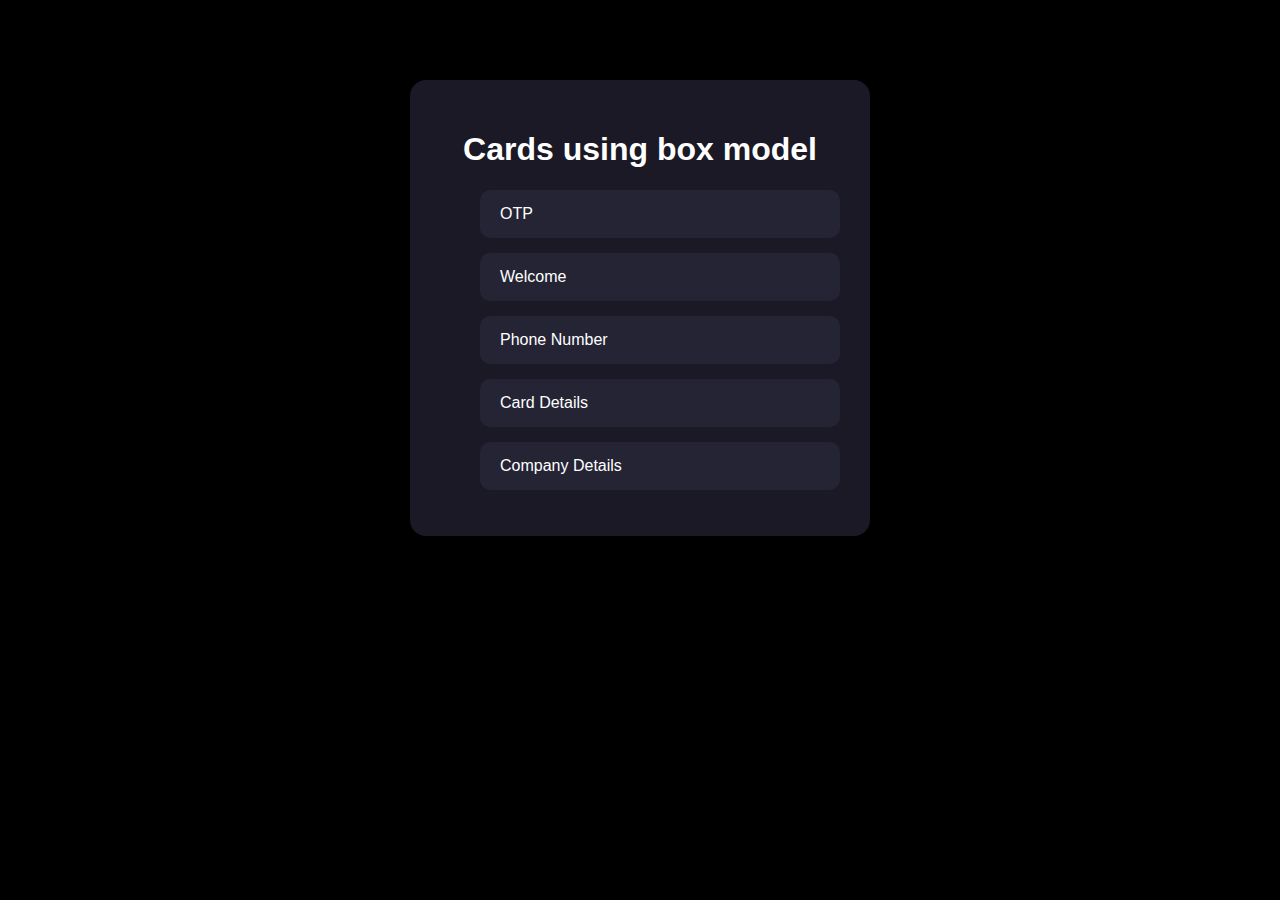
<file: index.html>
<!DOCTYPE html>
<html lang="en">

<head>
    <meta charset="UTF-8">
    <meta name="viewport" content="width=device-width, initial-scale=1.0">
    <link rel="stylesheet" href="style.css">
    <title>Box Model</title>
</head>

<body>
    <div class="card">
        <h1>Cards using box model</h1>
        <ul>
            <li class="welcome-btn1">
                <a href="card1.html">OTP</a>
            </li>
            <li class="welcome-btn1">
                <a href="card2.html">Welcome</a>
            </li>
            <li class="welcome-btn1">
                <a href="./card3.html">Phone Number</a>
            </li>
            <li class="welcome-btn1">
                <a href="card4.html">Card Details</a>
            </li>
            <li class="welcome-btn1">
                <a href="./card5.html">Company Details</a>
            </li>
        </ul>
    </div>
</body>

</html>
</file>
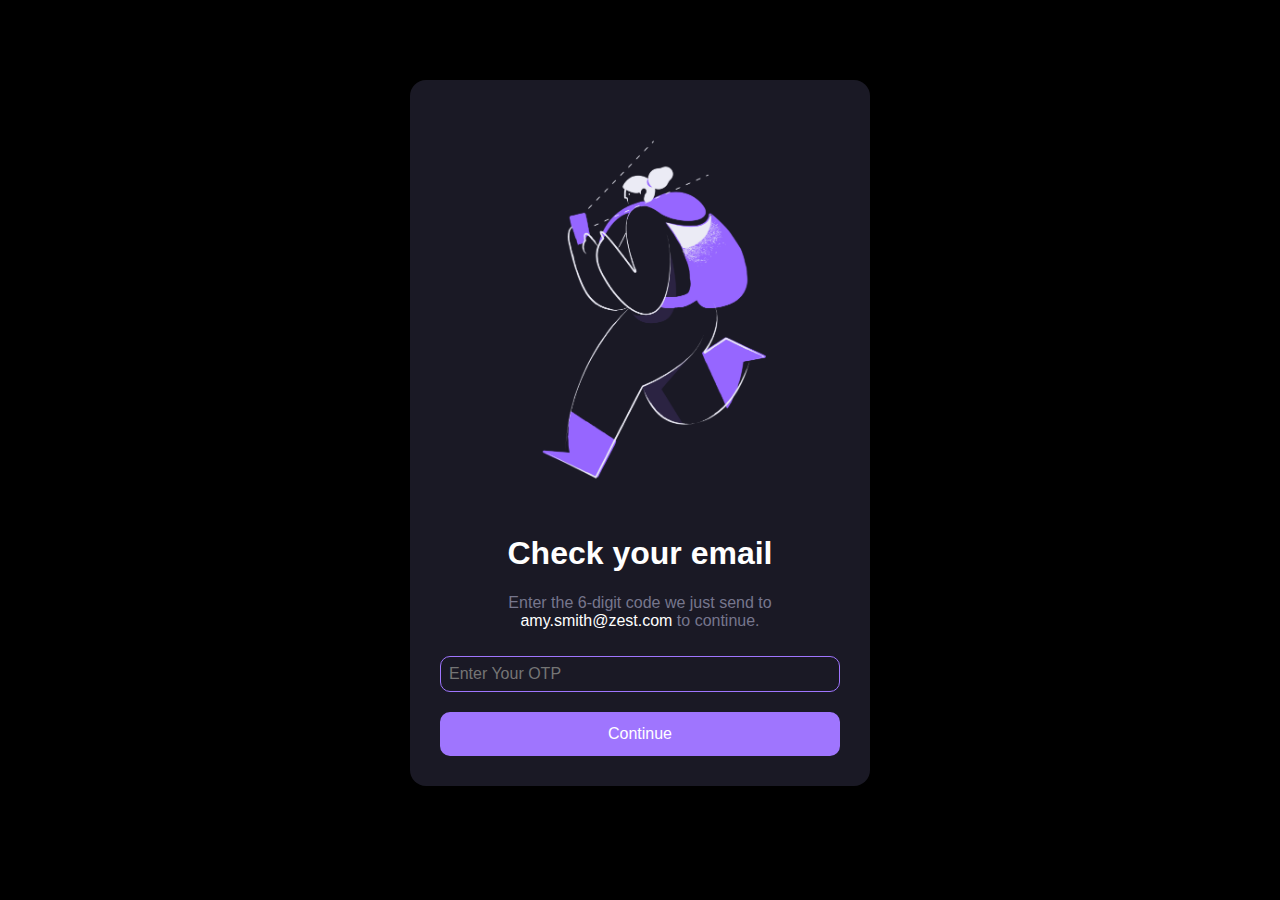
<file: card1.html>
<!DOCTYPE html>
<html lang="en">

<head>
    <meta charset="UTF-8">
    <meta name="viewport" content="width=device-width, initial-scale=1.0">
    <link rel="stylesheet" href="style.css">
    <title>OTP Card</title>
</head>

<body>
    <div class="card">
        <img src="./card1.png" alt="otp">
        <h1>Check your email</h1>
        <p>Enter the 6-digit code we just send to <a href="mailto:amy.smith@zest.com">amy.smith@zest.com</a> to
            continue.
        </p>
        <input type="text" name="otp" id="" placeholder="Enter Your OTP" maxlength="6"><br>
        <button class="btn">Continue</button>
    </div>
</body>

</html>
</file>
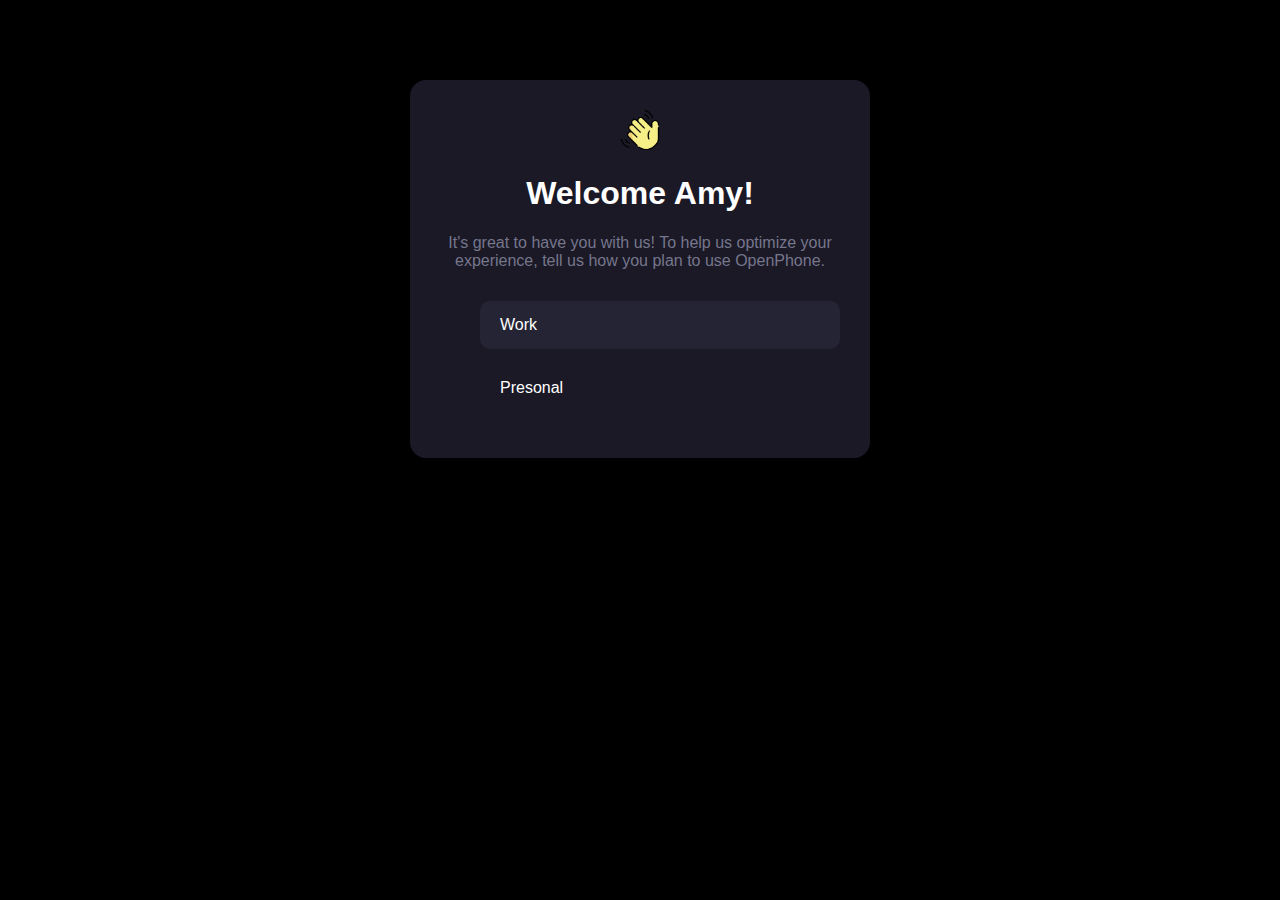
<file: card2.html>
<!DOCTYPE html>
<html lang="en">

<head>
    <meta charset="UTF-8">
    <meta name="viewport" content="width=device-width, initial-scale=1.0">
    <link rel="stylesheet" href="style.css">
    <title>Welcome Card</title>
</head>

<body>
    <div class="wlc">
        <img class="icon" src=" ./waving-hand.png" alt="waving hand">
        <h1>Welcome Amy!</h1>
        <p>It's great to have you with us! To help us optimize your experience, tell us how you plan to use OpenPhone.
        </p>
        <ul>
            <li><button class="welcome-btn1">Work</button></li>
            <li><button class="welcome-btn2">Presonal</button></li>
        </ul>
    </div>
</body>

</html>
</file>
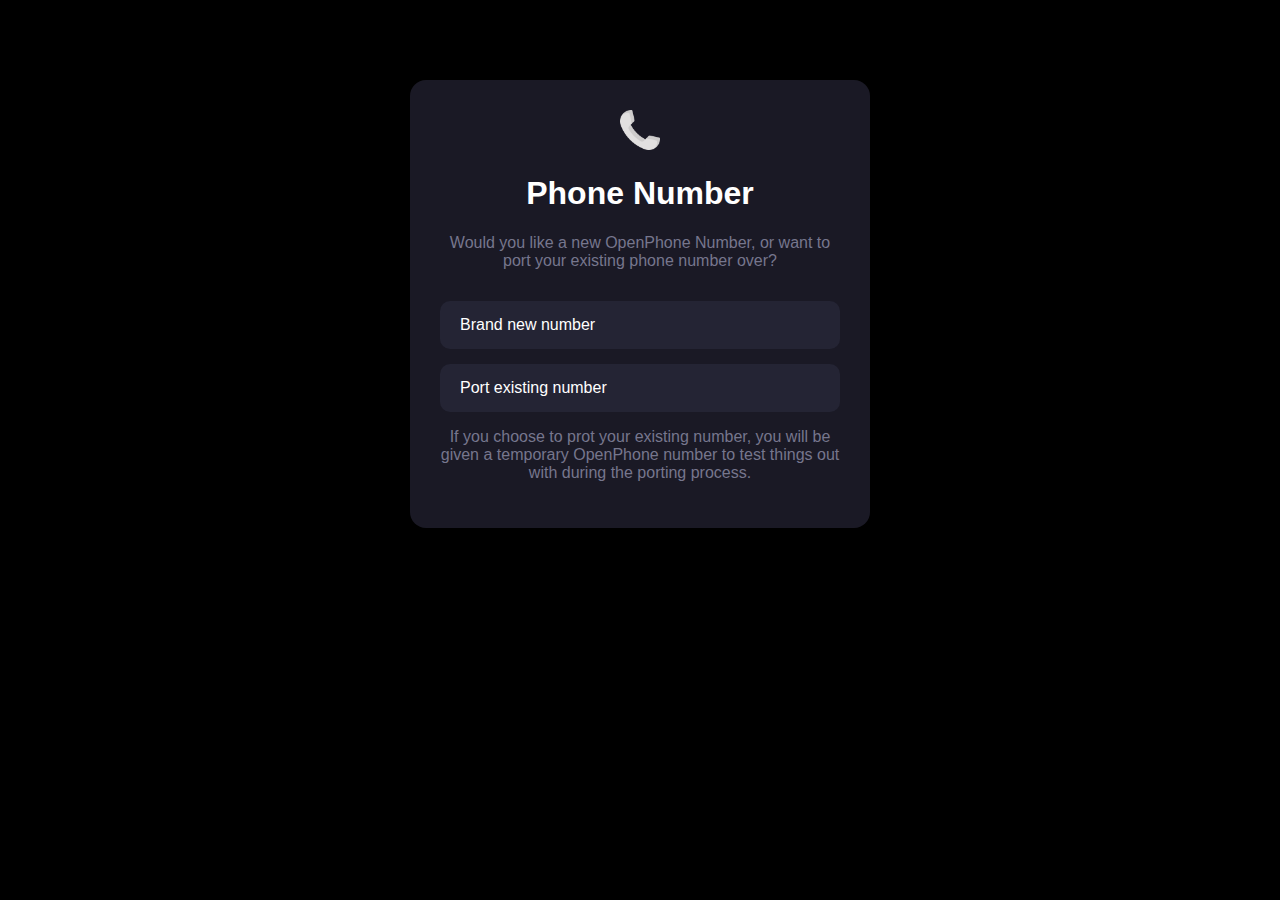
<file: card3.html>
<!DOCTYPE html>
<html lang="en">

<head>
    <meta charset="UTF-8">
    <meta name="viewport" content="width=device-width, initial-scale=1.0">
    <link rel="stylesheet" href="style.css">
    <title>Phone Number card</title>
</head>

<body>
    <div class="phone-number">
        <img class="icon" src="./phone.png" alt="phone-icon">
        <h1>Phone Number</h1>
        <p>Would you like a new OpenPhone Number, or want to port your existing phone number over?</p>
        <button class="new">Brand new number</button>
        <button class="existing">Port existing number</button>
        <p> If you choose to prot your existing number, you will be given a temporary OpenPhone number to test things
            out with during the porting process.</p>
    </div>

</body>

</html>
</file>
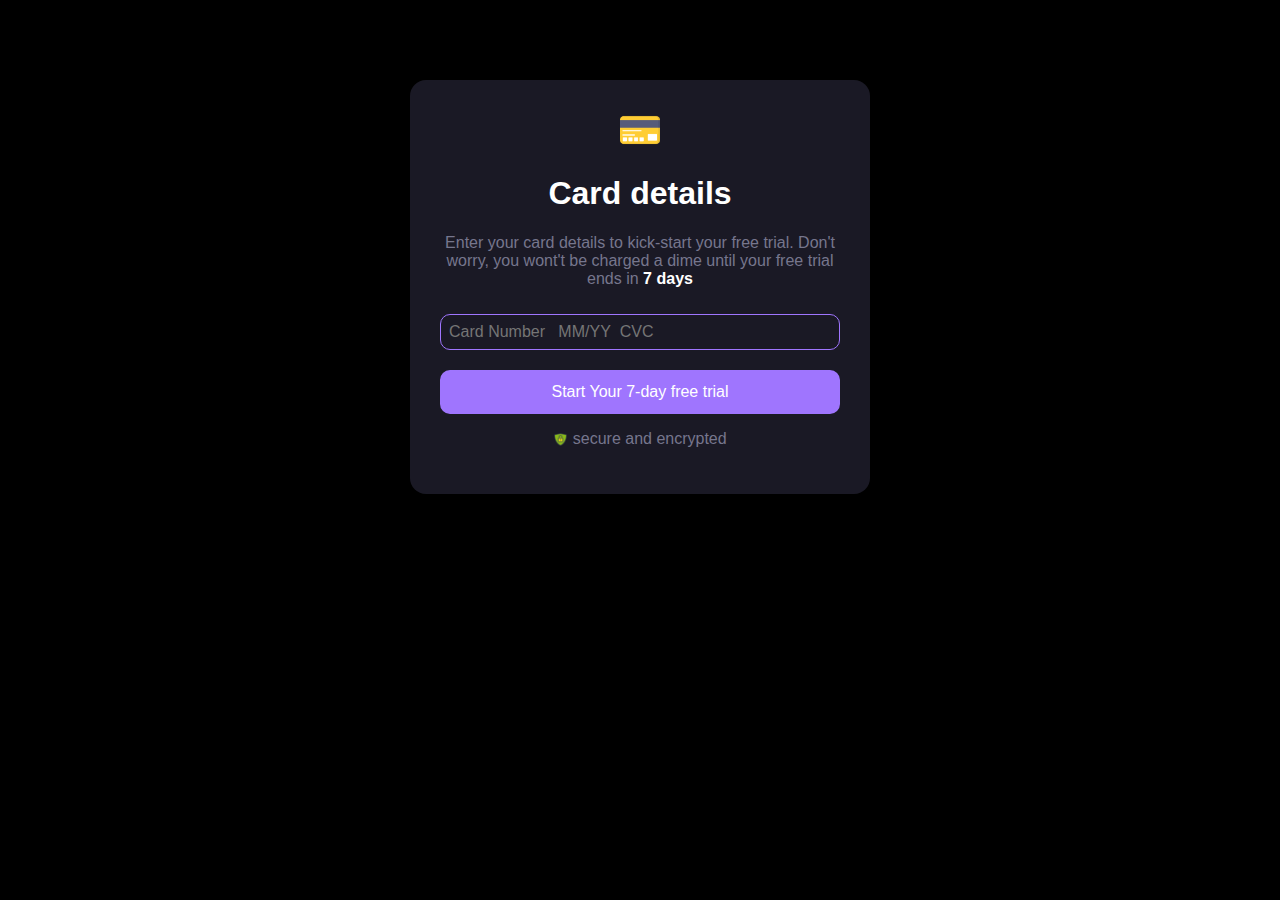
<file: card4.html>
<!DOCTYPE html>
<html lang="en">

<head>
    <meta charset="UTF-8">
    <meta name="viewport" content="width=device-width, initial-scale=1.0">
    <link rel="stylesheet" href="style.css">
    <title>Card Details</title>
</head>

<body>
    <div class="details">

        <img class="icon" src="./visa.png" alt="card">
        <h1>Card details</h1>
        <p>Enter your card details to kick-start your free trial. Don't worry, you wont't be charged a dime until your
            free trial ends in <strong>7 days</strong></p>
        <input type="text" name="otp" id="" placeholder="Card Number&nbsp;&nbsp;&nbsp;MM/YY&nbsp;&nbsp;CVC"><br>
        <button class="btn">Start Your 7-day free trial</button>
        <p><span><img class="shield" src="./shield.png" alt=""></span> secure and encrypted</p>
    </div>

</body>

</html>
</file>
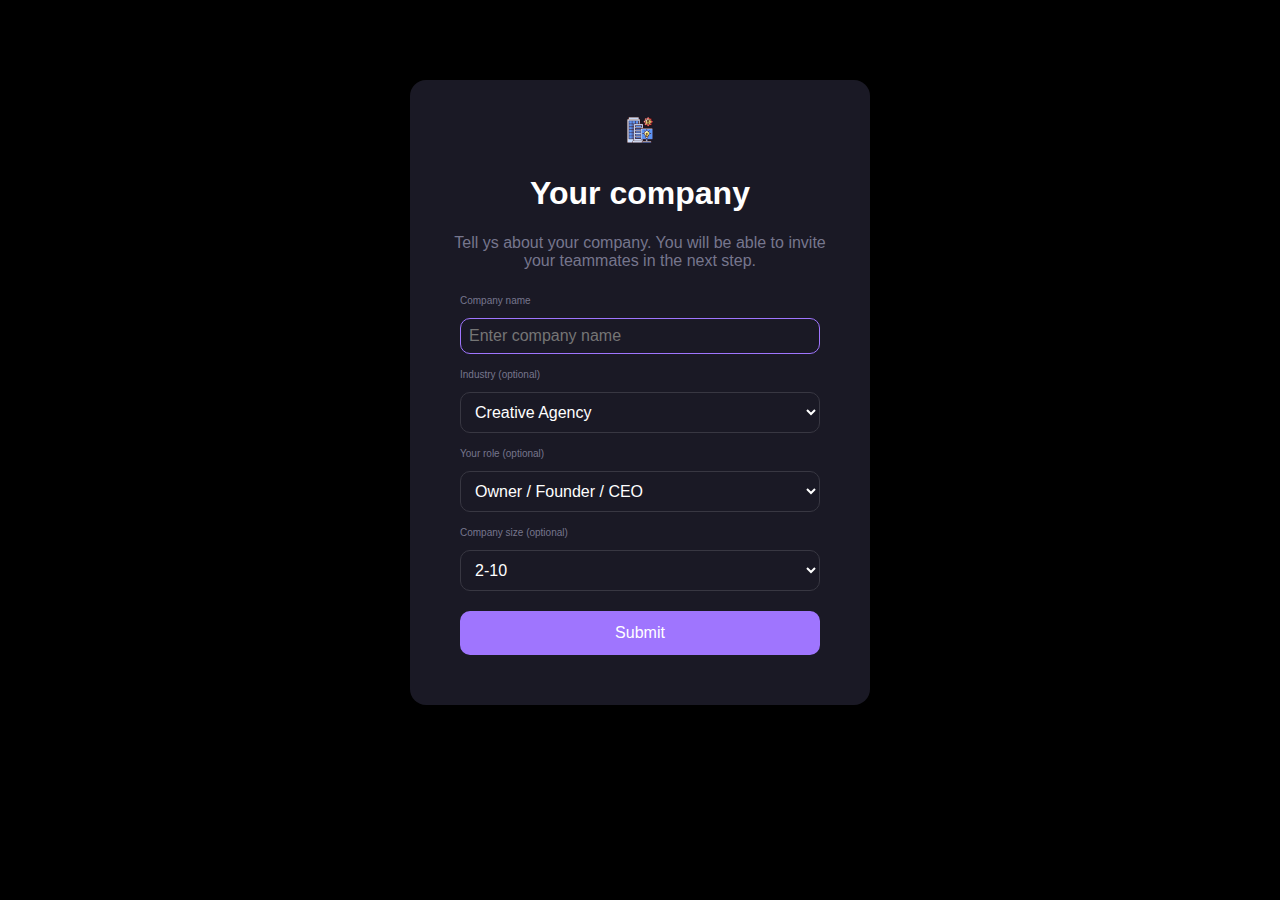
<file: card5.html>
<!DOCTYPE html>
<html lang="en">

<head>
    <meta charset="UTF-8">
    <meta name="viewport" content="width=device-width, initial-scale=1.0">
    <link rel="stylesheet" href="style.css">
    <title>Company Information</title>
</head>

<body>
    <div class="info">
        <img class="company" src="./business.png" alt="company">
        <h1>Your company</h1>
        <p>Tell ys about your company. You will be able to invite your teammates in the next step.</p>
        <div>
            <form class="form-details" action="">
                <label class="form-det" for="text">Company name</label><br>
                <input type="text" placeholder="Enter company name">
                <label class="form-det" for="text">Industry (optional)</label><br>
                <select name="industry" id="industry">
                    <option value="creative agency">Creative Agency</option>
                    <option value="markiting agency">Marketing Agency</option>
                    <option value="recruting agency">Recruting Agency</option>
                </select><br>
                <label class="form-det" for="text">Your role (optional)</label><br>
                <select name="role" id="role">
                    <option value="owner / founder / ceo">Owner / Founder / CEO</option>
                    <option value="manager">Manager</option>
                    <option value="exicutive">Exicutive</option>
                </select><br>
                <label class="form-det" for="text">Company size (optional)</label><br>
                <select name="size" id="size">
                    <option value="2-10">2-10</option>
                    <option value="50-200">50-200</option>
                    <option value="499-1000">499-1000</option>
                </select>
                <button class="btn">Submit</button>
            </form>
        </div>
    </div>

</body>

</html>
</file>
<file: style.css>
body {
  margin: 0;
  box-sizing: border-box;
  font-family: Verdana, Geneva, Tahoma, sans-serif;
  width: 520px;
  margin: 50px auto;
  /* text-align: center; */
  background-color: #000000;
  padding: 30px;
  border-radius: 30px;
}
.card,
.wlc,
.phone-number,
.details,
.info {
  text-align: center;
  background-color: #1a1925;
  padding: 30px;
  border-radius: 16px;
  color: #fff;
}
a {
  color: #fff;
  text-decoration: none;
}
p {
  color: #76768d;
}
img {
  width: 100%;
}
input {
  margin: 10px 0;
  box-sizing: border-box;
  width: 100%;
  padding: 8px;
  border: 1px solid#9F75FE;
  background-color: #1a1925;
  color: #fff;
  font-size: 16px;
  border-radius: 10px;
}
.btn {
  margin-top: 10px;
  width: 100%;
  padding: 8px;
  border: 5px solid#9F75FE;
  font-size: 16px;
  border-radius: 10px;
  color: #fff;
  background-color: #9f75fe;
}
/*------------- Welcome card -------------------*/

.icon,
.company {
  width: 10%;
}
li {
  list-style-type: none;
}
.welcome-btn1,
.new,
.existing,
.submit {
  text-align: left;
  box-sizing: border-box;
  margin-top: 15px;
  width: 100%;
  padding: 15px 20px;
  border: none;
  background-color: #242434;
  color: #fff;
  font-size: 16px;
  border-radius: 10px;
  border-radius: 10px;
}
.welcome-btn2 {
  text-align: left;
  box-sizing: border-box;
  margin-top: 15px;
  width: 100%;
  padding: 15px 20px;
  border: none;
  background-color: #1a1925;
  color: #fff;
  font-size: 16px;
}

/* ------Phone Number CSS identical to Welcome card------- */
strong {
  color: #fff;
}
.shield {
  width: 15px;
  text-align: left;
  margin-bottom: -3px;
}
/* Company details */
.form-details {
  text-align: left;
  margin: 20px;
}
select {
  box-sizing: border-box;
  width: 100%;
  margin: 10px 0;
  padding: 10px;
  border: 1px solid#383742;
  background-color: #1a1925;
  color: #fff;
  font-size: 16px;
  border-radius: 10px;
}
.form-det {
  margin-bottom: 10px;
  font-size: 10px;
  padding: 10px 0;
  color: #76768d;
}
</file>
